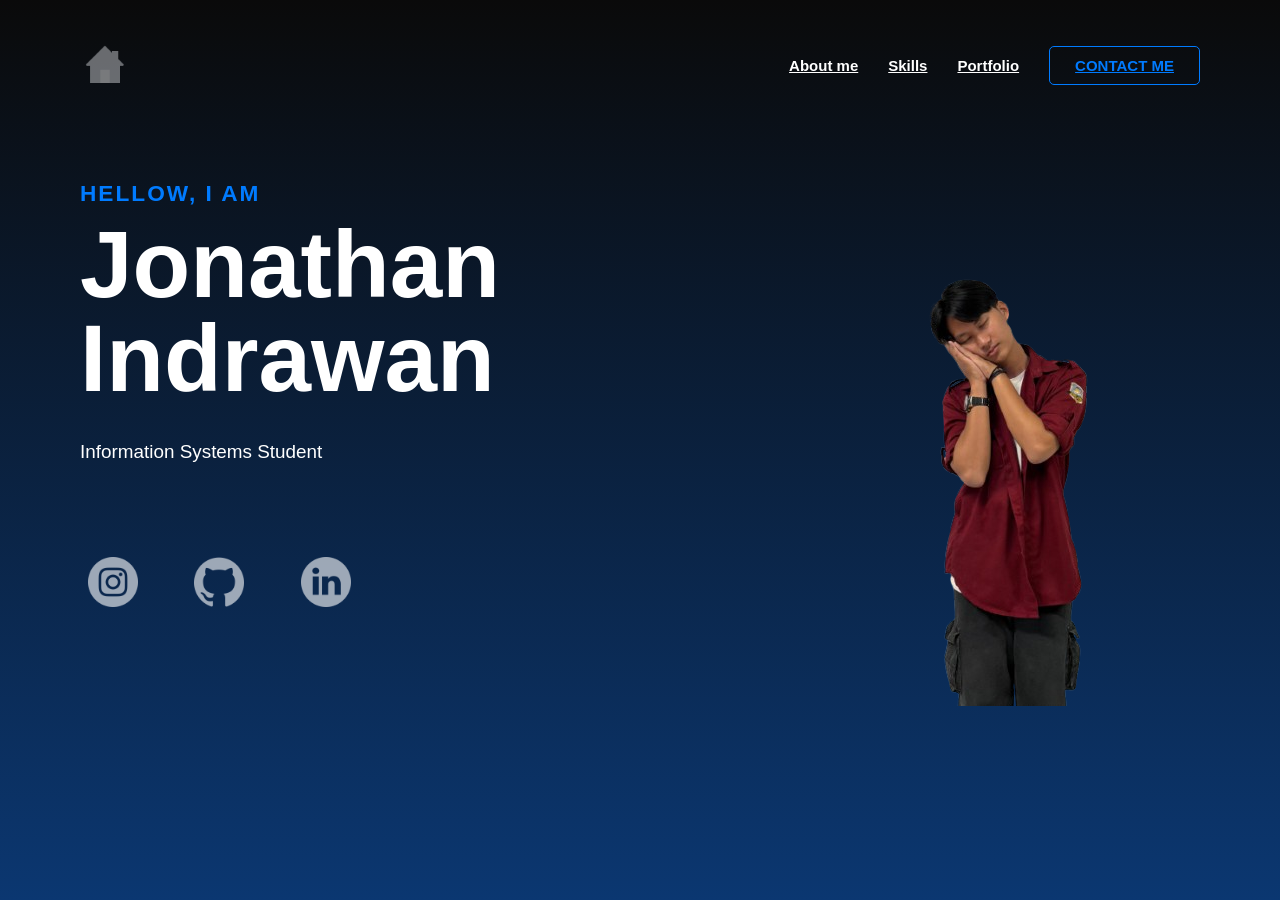
<file: index.html>
<!DOCTYPE html>
<html lang="id">

    <head>
        <title>Jonathan Indrawan - Portfolio</title>
        <link rel="stylesheet" href="style.css">
    </head>

        <body>
            <div class="star-background">
                <div class="star"></div>
                <div class="star"></div>
                <div class="star"></div>
                <div class="star"></div>
                <div class="star"></div>
            </div>

            <div class="header">
                    <div class="container">
                        <section class="home">
                            <div class="home-icon">
                                <img src="gambar/home.png" alt="Home">
                                
                        <nav class="main-nav">
                                    <a href="about.html">About me</a>
                                    <a href="skills.html">Skills</a>
                                    <a href="portfolio.html">Portfolio</a>
                                    <a href="contact.html" class="contact-btn">CONTACT ME</a>
                        </nav>
                    </div>
                            
                    <div class="hero-text">
                        <p>Hellow, I am</p>
                            <h1>Jonathan <br> Indrawan</h1>
                                <h3>Information Systems Student</h3>
                    </div>

                    <div class="social-icons">
                        <a href="https://instagram.com/jnthn.indra" title="Instagram">
                            <img src="gambar/ig.png" alt="IG" width="50">
                        </a>

                        <a href="https://github.com/joesnathan" title="Github">
                            <img src="gambar/github.png" alt="GH" width="50">
                        </a>

                        <a href="https://www.linkedin.com/in/jonathan-indrawan-039314357/" title="LinkedIn">
                            <img src="gambar/linkedin.png" alt="LINK" width="50">
                        </a>
                    </div>

                        <section class="right-section">
                            <div class="foto-area">
                                <div class="profile-img-container">
                                    <img src="gambar/gueh no bg.png" alt="Profile Photo">
                                </div>
                            </div>
                        </section>

        </body>
</html>
</file>
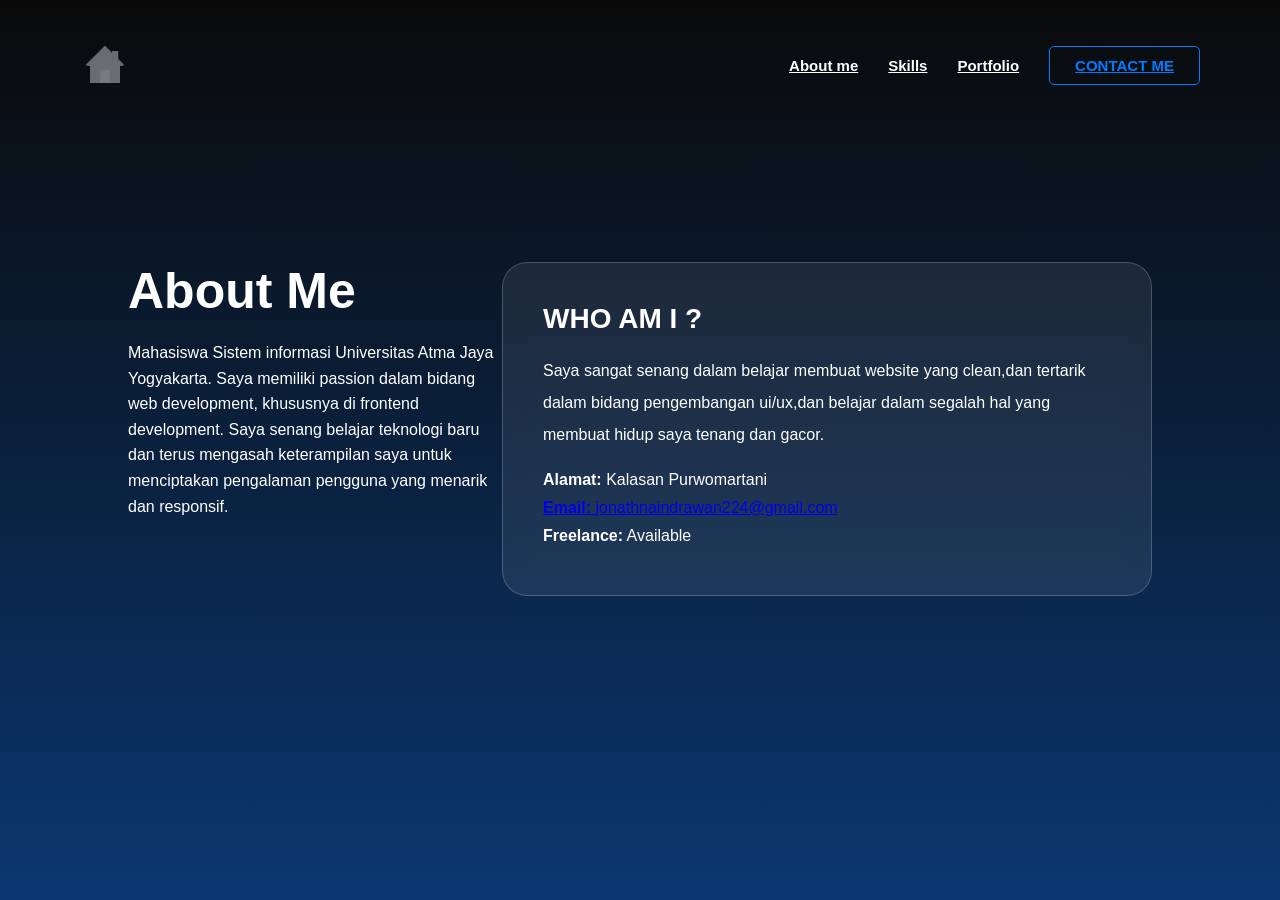
<file: about.html>
<!DOCTYPE html>
<html lang="id">
<head>
    <meta charset="UTF-8">
    <meta name="viewport" content="width=device-width, initial-scale=1.0">
    <title>About - Jonathan</title>
    <link rel="stylesheet" href="style.css">
</head>
<body>

    <div class="header">
                    <div class="container">
                        <section class="home">
                            <div class="home-icon">
                                <a href="index.html"><img src="gambar/home.png" alt="Home">
                                </a>
                                
                                
                        <nav class="main-nav">
                                    <a href="about.html">About me</a>
                                    <a href="skills.html">Skills</a>
                                    <a href="portfolio.html">Portfolio</a>
                                    <a href="contact.html" class="contact-btn">CONTACT ME</a>
                        </nav>
    </div>
                            
    </section>

    <section class="about-section">

        <div class="about-left">
            <h1>About Me</h1>
            <p>
                Mahasiswa Sistem informasi Universitas Atma Jaya Yogyakarta. Saya memiliki passion dalam bidang web development, khususnya di frontend development. Saya senang belajar teknologi baru dan terus mengasah keterampilan saya untuk menciptakan pengalaman pengguna yang menarik dan responsif.
            </p>
        </div>

        <div class="about-right">
            <div class="glass-card">
                <h2>WHO AM I ?</h2>
                <p>
                    Saya sangat senang dalam belajar membuat website yang clean,dan tertarik dalam bidang pengembangan ui/ux,dan belajar dalam segalah hal yang membuat hidup saya tenang dan gacor.
                </p>

                <ul class="info">
                    <li><strong>Alamat:</strong> Kalasan Purwomartani</li>
                    <a href="https://mail.google.com/mail/u/0/?view=cm&tf=1&fs=1&to=jonathanindrawan@gmail.com"><li><strong>Email:</strong> jonathnaindrawan224@gmail.com</li></a>
                    <li><strong>Freelance:</strong> Available</li>
                </ul>
            </div>
        </div>

    </section>

</body>
</html>
</file>
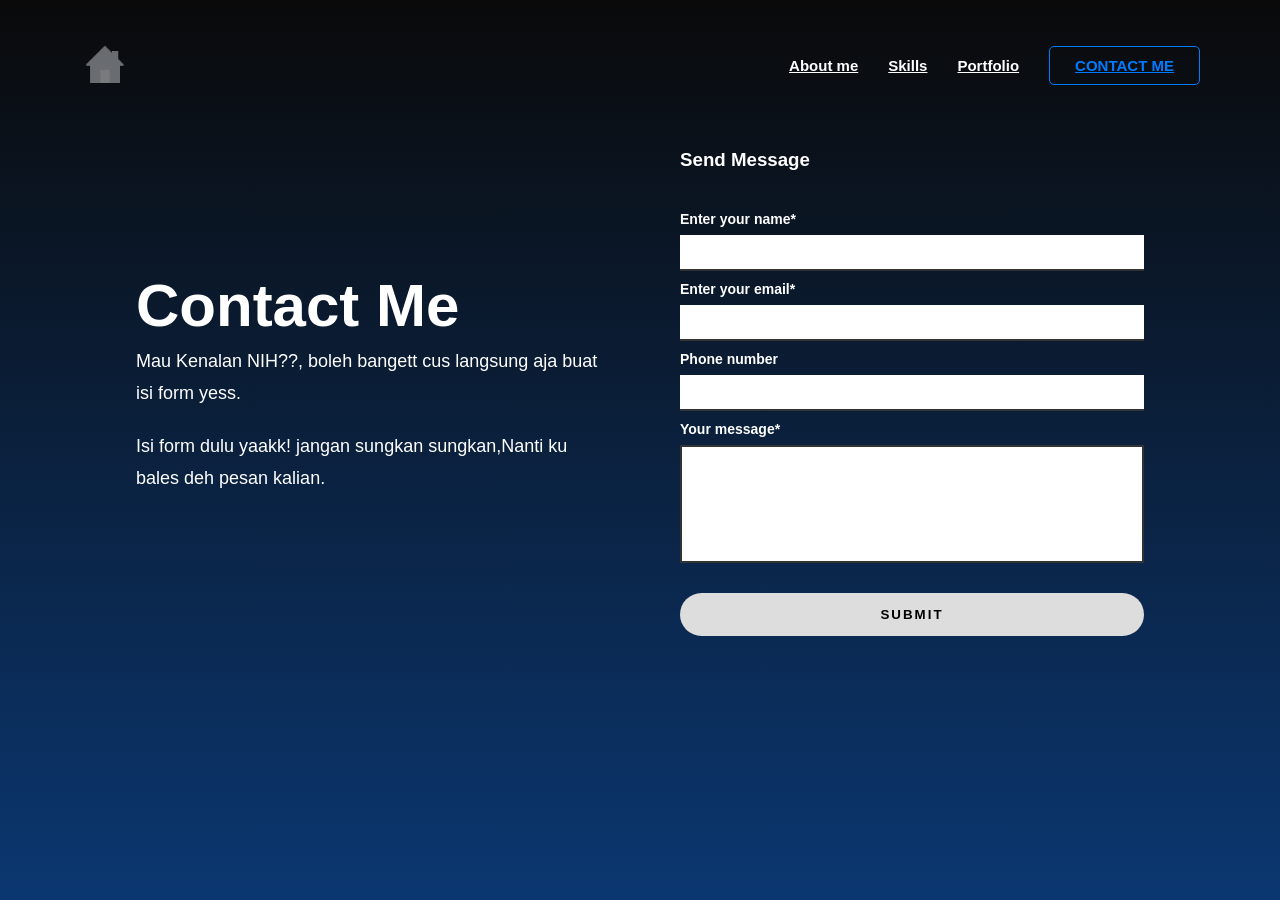
<file: contact.html>
<!DOCTYPE html>
<html lang="id">
<head>
    <meta charset="UTF-8">
    <meta name="viewport" content="width=device-width, initial-scale=1.0">
    <title>About - Jonathan</title>
    <link rel="stylesheet" href="style.css">
</head>
<body>

    <div class="header">
                    <div class="container">
                        <section class="home">
                            <div class="home-icon">
                                <a href="index.html"><img src="gambar/home.png" alt="Home"></a>
                                
                                
                        <nav class="main-nav">
                                    <a href="about.html">About me</a>
                                    <a href="skills.html">Skills</a>
                                    <a href="portfolio.html">Portfolio</a>
                                    <a href="contact.html" class="contact-btn">CONTACT ME</a>
                        </nav>
                    </div>
                            
<section class="contact-section">

    <!-- LEFT SIDE -->
    <div class="contact-left">
        <h1>Contact Me</h1>
        <p>Mau Kenalan NIH??, boleh bangett cus langsung aja buat isi form yess.</p>
        <p>Isi form dulu yaakk! jangan sungkan sungkan,Nanti ku bales deh pesan kalian.</p>
    </div>

    <!-- RIGHT SIDE -->
    <div class="contact-right">
        <h1>Send Message</h1>

        <form>
            <div class="form-group">
                <label>Enter your name*</label>
                <input type="text" required>
            </div>

            <div class="form-group">
                <label>Enter your email*</label>
                <input type="email" required>
            </div>

            <div class="form-group">
                <label>Phone number</label>
                <input type="text">
            </div>

            <div class="form-group">
                <label>Your message*</label>
                <textarea rows="5" required></textarea>
            </div>

            <button type="submit">SUBMIT</button>
        </form>
    </div>

</section>

</body>
</html>
</file>
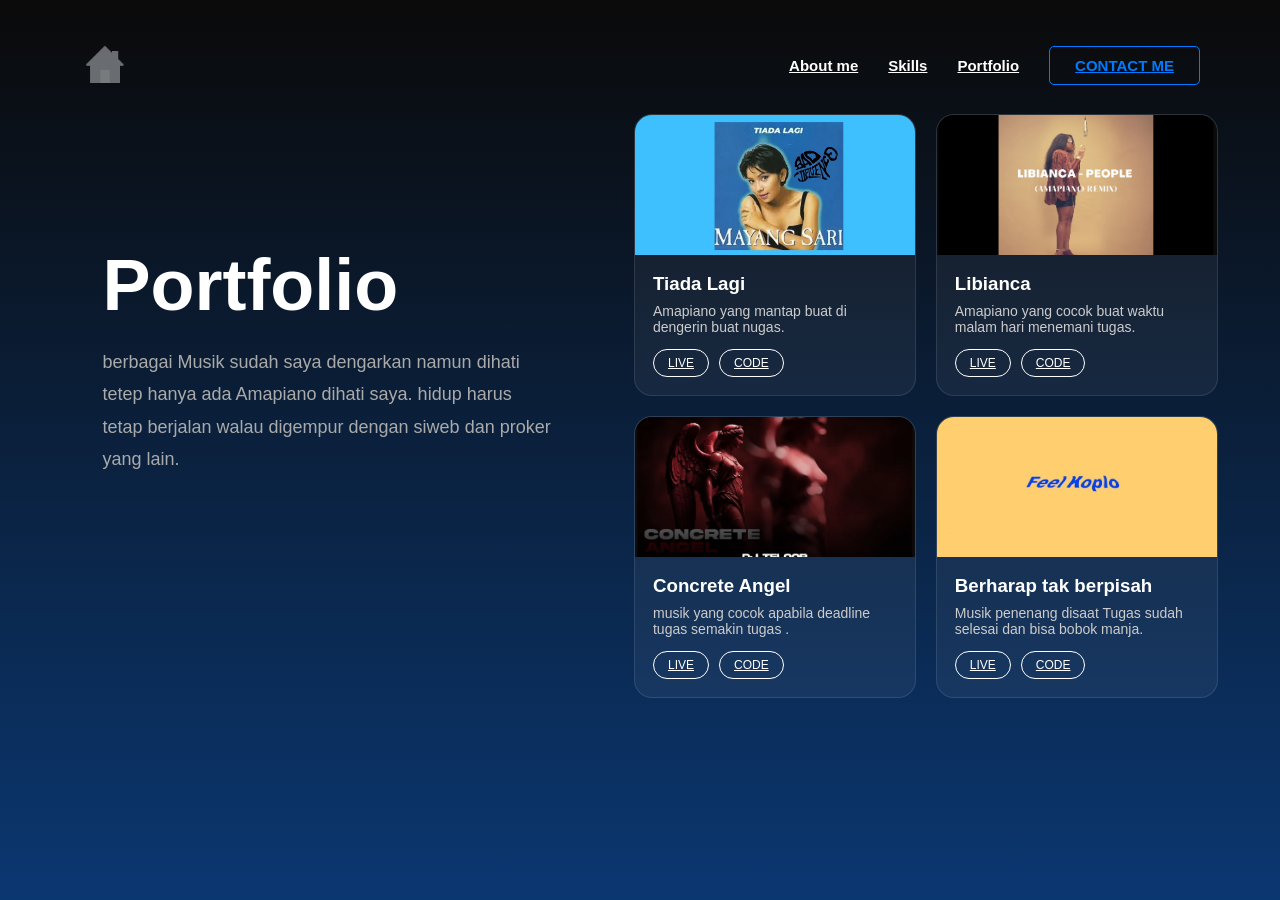
<file: portfolio.html>
<!DOCTYPE html>
<html lang="id">
<head>
    <meta charset="UTF-8">
    <meta name="viewport" content="width=device-width, initial-scale=1.0">
    <title>Portfolio - Jonathan</title>
    <link rel="stylesheet" href="style.css">
</head>

<body class="portfolio-page">

    <!-- HEADER (SAMA SEPERTI ABOUT) -->
    <div class="header">
        <div class="container">

            <section class="home">
                <div class="home-icon">

                    <a href="index.html">
                        <img src="gambar/home.png" alt="Home">
                    </a>

                    <nav class="main-nav">
                        <a href="about.html">About me</a>
                        <a href="skills.html">Skills</a>
                        <a href="portfolio.html">Portfolio</a>
                        <a href="contact.html" class="contact-btn">CONTACT ME</a>
                    </nav>

                </div>
            </section>

        </div>
    </div>


    <!-- PORTFOLIO SECTION -->
    <section class="portfolio-section">

        <div class="portfolio-left">
            <h1 class="portfolio-title">Portfolio</h1>
            <p class="portfolio-subtitle">
                berbagai Musik sudah saya dengarkan namun dihati tetep hanya ada Amapiano dihati saya. hidup harus tetap berjalan walau digempur dengan siweb dan proker yang lain.
            </p>
        </div>

        <div class="portfolio-right">

            <article class="project">
                <div class="project-thumb">
                    <img src="gambar/tiada lagi.png" alt="">
                </div>
                <div class="project-body">
                    <h3>Tiada Lagi</h3>
                    <p>Amapiano yang mantap buat di dengerin buat nugas.</p>
                    <div class="project-links">
                        <a href="https://www.youtube.com/watch?v=fwbeUB4RtJw&list=RDfwbeUB4RtJw&start_radio=1">LIVE</a>
                        <a href="https://www.youtube.com/watch?v=fwbeUB4RtJw&list=RDfwbeUB4RtJw&start_radio=1">CODE</a>
                    </div>
                </div>
            </article>

            <article class="project">
                <div class="project-thumb">
                    <img src="gambar/liberica.png" alt="">
                </div>
                <div class="project-body">
                    <h3>Libianca</h3>
                    <p>Amapiano yang cocok buat waktu malam hari menemani tugas.</p>
                    <div class="project-links">
                        <a href="https://www.youtube.com/watch?v=y0hoeXrmWGI&list=RDfwbeUB4RtJw&index=6">LIVE</a>
                        <a href="https://www.youtube.com/watch?v=y0hoeXrmWGI&list=RDfwbeUB4RtJw&index=6">CODE</a>
                    </div>
                </div>
            </article>

            <article class="project">
                <div class="project-thumb">
                    <img src="gambar/concreat angel.png" alt="">
                </div>
                <div class="project-body">
                    <h3>Concrete Angel</h3>
                    <p>musik yang cocok apabila deadline tugas semakin tugas .</p>
                    <div class="project-links">
                        <a href="https://www.youtube.com/watch?v=fwbeUB4RtJw&list=RDfwbeUB4RtJw&start_radio=1">LIVE</a>
                        <a href="https://www.youtube.com/watch?v=fwbeUB4RtJw&list=RDfwbeUB4RtJw&start_radio=1">CODE</a>
                    </div>
                </div>
            </article>

            <article class="project">
                <div class="project-thumb">
                    <img src="gambar/berharap tak berpisah.png" alt="">
                </div>
                <div class="project-body">
                    <h3>Berharap tak berpisah</h3>
                    <p>Musik penenang disaat Tugas sudah selesai dan bisa bobok manja.</p>
                    <div class="project-links">
                        <a href="https://www.youtube.com/watch?v=RkEsBt9oUM4&list=RDfwbeUB4RtJw&index=26">LIVE</a>
                        <a href="https://www.youtube.com/watch?v=RkEsBt9oUM4&list=RDfwbeUB4RtJw&index=26">CODE</a>
                    </div>
                </div>
            </article>

        </div>

    </section>

</body>
</html>
</file>
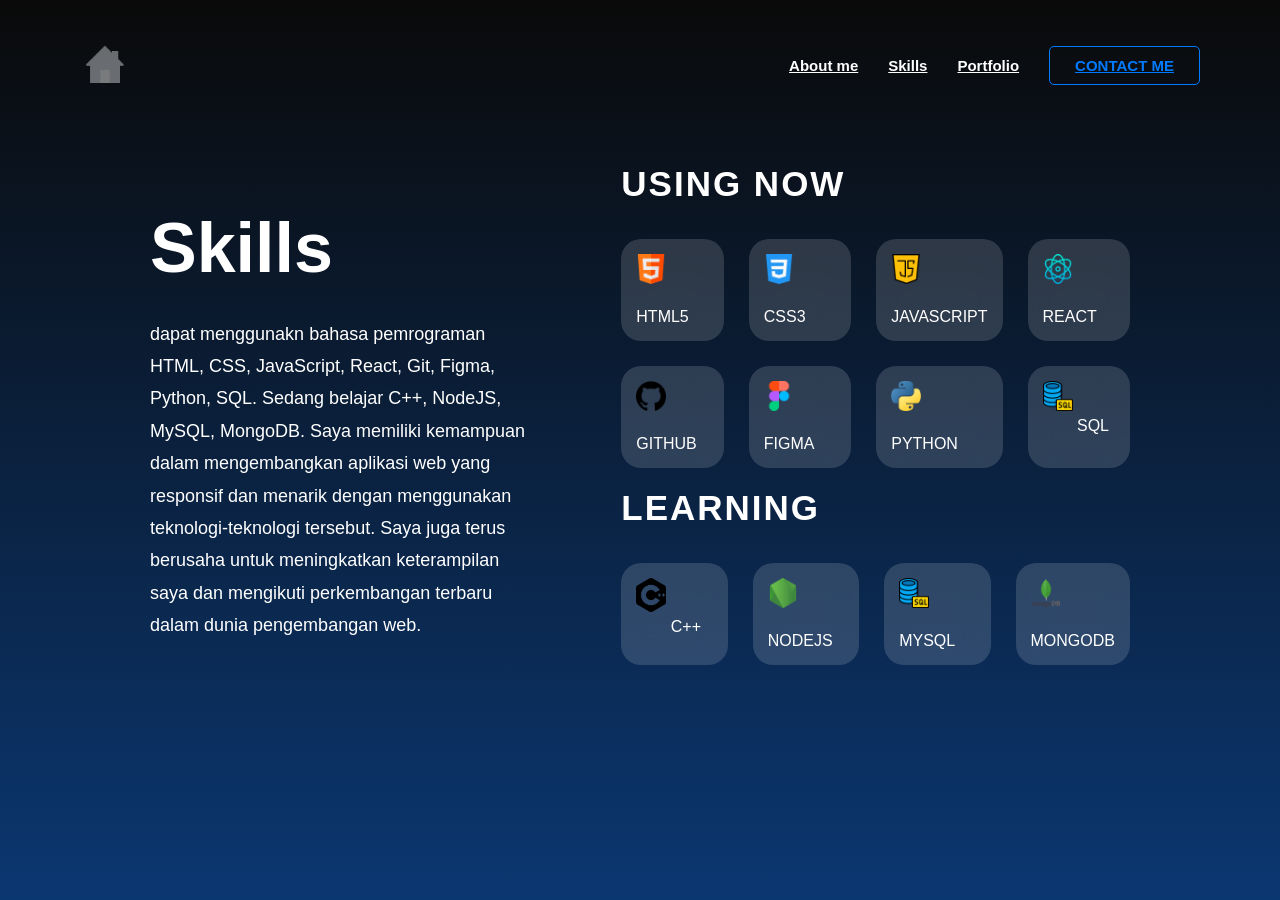
<file: skills.html>
<!DOCTYPE html>
<html lang="id">
<head>
    <meta charset="UTF-8">
    <meta name="viewport" content="width=device-width, initial-scale=1.0">
    <title>About - Jonathan</title>
    <link rel="stylesheet" href="style.css">
</head>
<body>

    <div class="header">
                    <div class="container">
                        <section class="home">
                            <div class="home-icon">
                                <a href="index.html"><img src="gambar/home.png" alt="Home"></a>
                                
                                
                        <nav class="main-nav">
                                    <a href="about.html">About me</a>
                                    <a href="skills.html">Skills</a>
                                    <a href="portfolio.html">Portfolio</a>
                                    <a href="contact.html" class="contact-btn">CONTACT ME</a>
                        </nav>
                    </div>
                            
    </section>


    <!-- ===== MAIN CONTAINER ===== -->
    <main class="skills-section">

        <!-- LEFT SIDE -->
        <section class="skills-left">
            <h1>Skills</h1>
            <p>
                dapat menggunakn bahasa pemrograman HTML, CSS, JavaScript, React, Git, Figma, Python, SQL. Sedang belajar C++, NodeJS, MySQL, MongoDB. Saya memiliki kemampuan dalam mengembangkan aplikasi web yang responsif dan menarik dengan menggunakan teknologi-teknologi tersebut. Saya juga terus berusaha untuk meningkatkan keterampilan saya dan mengikuti perkembangan terbaru dalam dunia pengembangan web.
            </p>
        </section>

        <section class="skills-right">

            <div class="skills-group">
                <h2>USING NOW</h2>

                <div class="skills-grid">

                    <div class="skill-card">
                        <img src="gambar/html.png">
                        <span>HTML5</span>
                    </div>

                    <div class="skill-card">
                        <img src="gambar/css-3.png">
                        <span>CSS3</span>
                    </div>

                    <div class="skill-card">
                        <img src="gambar/java-script.png">
                        <span>JAVASCRIPT</span>
                    </div>

                    <div class="skill-card">
                        <img src="gambar/react.png">
                        <span>REACT</span>
                    </div>

                    <div class="skill-card">
                        <img src="gambar/github.png">
                        <span>GITHUB</span>
                    </div>

                    <div class="skill-card">
                        <img src="gambar/figma.png">
                        <span>FIGMA</span>
                    </div>

                    <div class="skill-card">
                        <img src="gambar/python.png">
                        <span>PYTHON</span>
                    </div>

                    <div class="skill-card">
                        <img src="gambar/database.png">
                        <span>SQL</span>
                    </div>

                </div>
            </div>


            <!-- LEARNING -->
            <div class="skills-group">
                <h2>LEARNING</h2>

                <div class="skills-grid">

                    <div class="skill-card">
                        <img src="gambar/c_icon_++.png">
                        <span>C++</span>
                    </div>

                    <div class="skill-card">
                        <img src="gambar/node-js.png">
                        <span>NODEJS</span>
                    </div>

                    <div class="skill-card">
                        <img src="gambar/database.png">
                        <span>MYSQL</span>
                    </div>

                    <div class="skill-card">
                        <img src="gambar/mongodbpng.png">
                        <span>MONGODB</span>
                    </div>

                </div>
            </div>

        </section>

    </main>

</body>
</html>
</file>
<file: style.css>
/* index.html */
@import url('https://fonts.googleapis.com/css2?family=Inter:wght@300;400;700;900&display=swap');
:root {
    --bg-color: #0a0a0a; 
    --accent-blue: #007bff;
    --text-white: #ffffff;
    --text-gray: #a0a0a0;
}
* {
    margin: 0;
    padding: 0;
    box-sizing: border-box;
    font-family: 'Inter', sans-serif;
}
body {
    min-height: 100vh;  
    background-color: var(--bg-color);
    color: var(--text-white);
    overflow: hidden;
    background-image: linear-gradient(to top, #0b3771, #0a0a0a);
}
.home-icon {
    display: flex;
    justify-content: space-between;
    

}
.home {
    flex: 1;
    padding:40px 80px 20px 80px;
    display: flex;
    flex-direction: column;
    justify-content: space-between;
}
.home-icon img {
    width: 50px;
    height: 50px;
    opacity: 0.5;         
    transition: 0.3s;      
    filter: invert(0.1);    
}
.home-icon img:hover {
    opacity: 1;            
    transform: scale(1.1); 
}
.hero-text p {
    color: var(--accent-blue);
    text-transform: uppercase;
    font-weight: 700;
    letter-spacing: 2px;
    font-size: 0.6cm;
    margin-bottom: 10px;
    margin-top: 90px;
}
.hero-text h1 {
    font-size: 2.5cm;
    font-weight: 750;
    line-height: 1;
    margin-bottom: 35px;
}
.hero-text h3 {
    font-size: 0.5cm;
    font-weight: 400;
    color: var(--text-white);
    margin-top: 20px;
}
.social-icons { 
    display: flex;
    gap: 1.5cm;
    margin-top: 2.5cm;
    margin-left : 0.2cm;

    
}
.social-icons a img {
    width: 50px;
    height: 50px;
    filter: invert(1); 
    opacity: 0.6;
    transition: 0.3s;
}
.social-icons a:hover img {
    opacity: 1;
    transform: scale(1.1); 
}
.right-section {
    position: absolute; 
    top: 40px;          
    right: 80px;        
}
.main-nav {
    display: flex;
    align-items: center; /* teks dan tombol sejajar tinggi tengahnya */
    gap: 30px;           /* Jarak antar menu */
    height: 50px;          /* Tinggi menu */
    z-index: 999;
}
.main-nav a {
    color: var(--text-white);
    font-size: 15px;
    font-weight: 600;
} 
.main-nav a:hover {
    color: var(--accent-blue);

}
.contact-btn {
    border: 1px solid var(--accent-blue);
    padding: 10px 25px;
    border-radius: 5px;
    color: var(--accent-blue) !important;
}
.foto-area { /*foto gueh*/
    flex-grow: 1;
    display: flex;
    align-items: center;
    justify-content: center;
}
.profile-img-container { /* hapus bg foto gueh */
    width: auto;           
    height: auto;          
    max-width: 450px;      /* Ukuran maksimal biar proporsional */
}
.profile-img-container img {
    height: 160%;               
    display: block;
    border-radius: 15px;   /* Memberikan sudut melengkung halus */
    object-fit: contain;   /* Memastikan seluruh gambar masuk tanpa terpotong */
    
}
.star-background {
    position: fixed;
    top: 0;
    left: 0;
    width: 100%;
    height: 100vh;
    z-index: 0; /* biar belakang konten */
    overflow: hidden;
    pointer-events: none; /* Agar tidak menghalangi klik pada menu/tombol */
}
.star {
    position: absolute;
    top: 50%;
    left: 50%;
    width: 2px;
    height: 2px;
    background: #fff;
    border-radius: 50%;
    box-shadow: 0 0 0 4px rgba(255, 255, 255, 0.1), 
                0 0 0 8px rgba(255, 255, 255, 0.1), 
                0 0 20px rgba(255, 255, 255, 1);
    animation: animate-shooting-star 3s linear infinite;
    opacity: 0;
}
.star::before {
    content: '';
    position: absolute;
    top: 50%;
    transform: translateY(-50%);
    width: 300px;
    height: 1px;
    background: linear-gradient(90deg, #fff, transparent);
}
/* Animasi gerakan diagonal */
@keyframes animate-shooting-star {
    0% {
        transform: rotate(315deg) translateX(0);
        opacity: 1;     
    }
    70% {
        opacity: 1;
    }
    100% {
        transform: rotate(315deg) translateX(-1000px);
        opacity: 0;
    }
}
/* Variasi posisi dan waktu jatuhnya bintang */
.star:nth-child(1) { top: 0; right: 0; left: initial; animation-delay: 0s; animation-duration: 1s; }
.star:nth-child(2) { top: 0; right: 80px; left: initial; animation-delay: 0.2s; animation-duration: 3s; }
.star:nth-child(3) { top: 80px; right: 0; left: initial; animation-delay: 0.4s; animation-duration: 2s; }
.star:nth-child(4) { top: 0; right: 180px; left: initial; animation-delay: 0.6s; animation-duration: 1.5s; }
.star:nth-child(5) { top: 0; right: 400px; left: initial; animation-delay: 0.8s; animation-duration: 2.5s; }



/* ABOUT.HTML */
* {
    margin: 0;
    padding: 0;
    box-sizing: border-box;
    font-family: sans-serif;
}
.about-section {
    display: flex;
    width: 100%;
    padding:10%; 
    position: relative; 
    z-index: 10;
    transform: translateY(20px); 
}
.about-left {
    flex: 1;
}
.about-left h1 {
    font-size: 50px;
    margin-bottom:20px;
}
.about-left p {
    max-width: 400px;
    line-height: 1.6;
    margin-bottom: 30px;
}

.about-right {
    flex: 1;
    display: flex;
    justify-content: center;
}
.glass-card {
    width: 650px;
    padding: 40px;
    border-radius: 25px;

    background: rgba(255, 255, 255, 0.08);
    backdrop-filter: blur(12px);
    -webkit-backdrop-filter: blur(12px);

    border: 1px solid rgba(255, 255, 255, 0.2);
}

.glass-card h2 {
    margin-bottom: 20px;
    font-size: 28px;
}

.glass-card p {
    line-height: 2;
    margin-bottom: 20px;
}

.info {
    list-style: none;
}

.info li {
    margin-bottom: 10px;
}



/* skills.html !!!*/
.skills-section {
    display: flex;
    justify-content: space-between;
    align-items: center; 
    padding: 0px 150px ;
    gap: 80px;
    transform: translateY(50px);
}
.skills-left {
    flex: 1;
    display: flex;
    flex-direction: column;

}
.skills-left h1 {
    font-size: 70px;
    margin-bottom: 30px;
}
.skills-left p {
    font-size: 18px;
    line-height: 1.8;
    max-width: 500px;
}
.skills-right {
    flex: 1.3;
    display: flex;
    flex-direction: column;
}
.skills-right h2 {
    font-size: 35px;
    margin-bottom: 35px;
    letter-spacing: 2px;
}
.skills-grid {
    display: grid;
    grid-template-columns: repeat(4, 1fr);
    gap: 25px;
    margin-bottom: 20px;
}
.skill-card {
    background: rgba(255, 255, 255, 0.15);
    border-radius: 20px;
    padding: 15px 15px;
    backdrop-filter: blur(12px);
    -webkit-backdrop-filter: blur(12px);
    transition: 0.3s ease;
}
.skill-card:hover {
    transform: translateY(-8px);
}
.skill-card img {
    width: 30px;
    margin-bottom: 20px;
}
.skill-card h4 {
    font-size: 14px;
    letter-spacing: 2px;
}



/* Portofolio.html!!! */
.portfolio-page .portfolio-section{
    padding: 0px 8% 80px 8%;
    display: grid;
    grid-template-columns: 42% 58%;
    gap: 60px;
}
.portfolio-title{
    font-size: 72px;
    font-weight: 900;
    margin-bottom: 20px;
}
.portfolio-subtitle{
    font-size: 18px;
    line-height: 1.8;
    color: #aaa;
}
.portfolio-right{
    padding: 20px;
    margin-top : -20px;
    display: grid;
    grid-template-columns: repeat(2, 1fr);
    gap: 20px;
}
.portfolio-left {
    padding: 130px 0 0 0;
}
.project{
    background: rgba(255,255,255,0.05);
    border: 1px solid rgba(255,255,255,0.1);
    border-radius: 18px;
    overflow: hidden;
}
.project-thumb{
    height: 140px;
    background: #222;
}
.project-thumb img{
    width: 100%;
    height: 100%;
    object-fit: cover;
}
.project-body{
    padding: 18px;
}
.project-body h3{
    margin-bottom: 8px;
}
.project-body p{
    font-size: 14px;
    margin-bottom: 14px;
    color: #ccc;
}
.project-links{
    display: flex;
    gap: 10px;
}
.project-links a{
    font-size: 12px;
    padding: 6px 14px;
    border: 1px solid rgb(255, 255, 255);
    border-radius: 999px;
    transition: 0.2s;
    color: white;
}
.project-links a:hover{
    background: white;
    color: black;
}
@media (max-width: 980px){

    .portfolio-page .portfolio-section{
        grid-template-columns: 1fr;
        padding: 20px 24px 60px 24px;
    }

    .portfolio-title{
        font-size: 48px;
    }

    .portfolio-right{
        grid-template-columns: 1fr;
    }
}



/* CONTACT.HTML!!! */
*{
    margin: 0;
    padding: 0;
    box-sizing: border-box;
    font-family: Arial, Helvetica, sans-serif;
}
.contact-section{
    display: flex;
    justify-content: center;
    align-items: center;
    height: -20px;
    padding: 55px 5%;
    gap: 80px;
}
.contact-left{
    flex: 1;
}
.contact-left h1{
    font-size: 60px;
    font-weight: 900;
    margin-bottom: 5px;

}
.contact-left p{
    font-size: 18px;
    line-height: 1.8;
    margin-bottom: 20px;
    color: #ffffff;
}

.contact-right{
    flex: 1;
}
.contact-right h1{
    font-size: 50;
    font-weight: 900;
    margin-bottom: 40px;
}

form{
    width: 100%;
    gap: 80px;
}
.form-group{
    margin-bottom: 10px;   
    display: flex;
    flex-direction: column;
}   
.form-group label{
    font-size: 14px;
    margin-bottom: 8px;
    font-weight: 600;
}
.form-group input,.form-group textarea{
    border: none;
    border-bottom: 2px solid #333;
    padding: 8px 4px;
    font-size: 16px;
    outline: none;
    resize: none;
}
.form-group textarea{
    border: 2px solid #333;
    padding: 12px;
}
button{
    margin-top: 20px;
    padding: 14px;
    width: 100%;
    border: none;
    border-radius: 30px;
    font-weight: bold;
    letter-spacing: 2px;
    cursor: pointer;
    background: #ddd;
    transition: 0.3s;
}
button:hover{
    background: #bbb;
}
/* RESPONSIVE */
@media (max-width: 900px){
    .contact-section{
        flex-direction: column;
        gap: 50px;
    }
    .contact-left h1{
        font-size: 42px;
    }
    .contact-right h1{
        font-size: 36px;
    }
}
</file>
